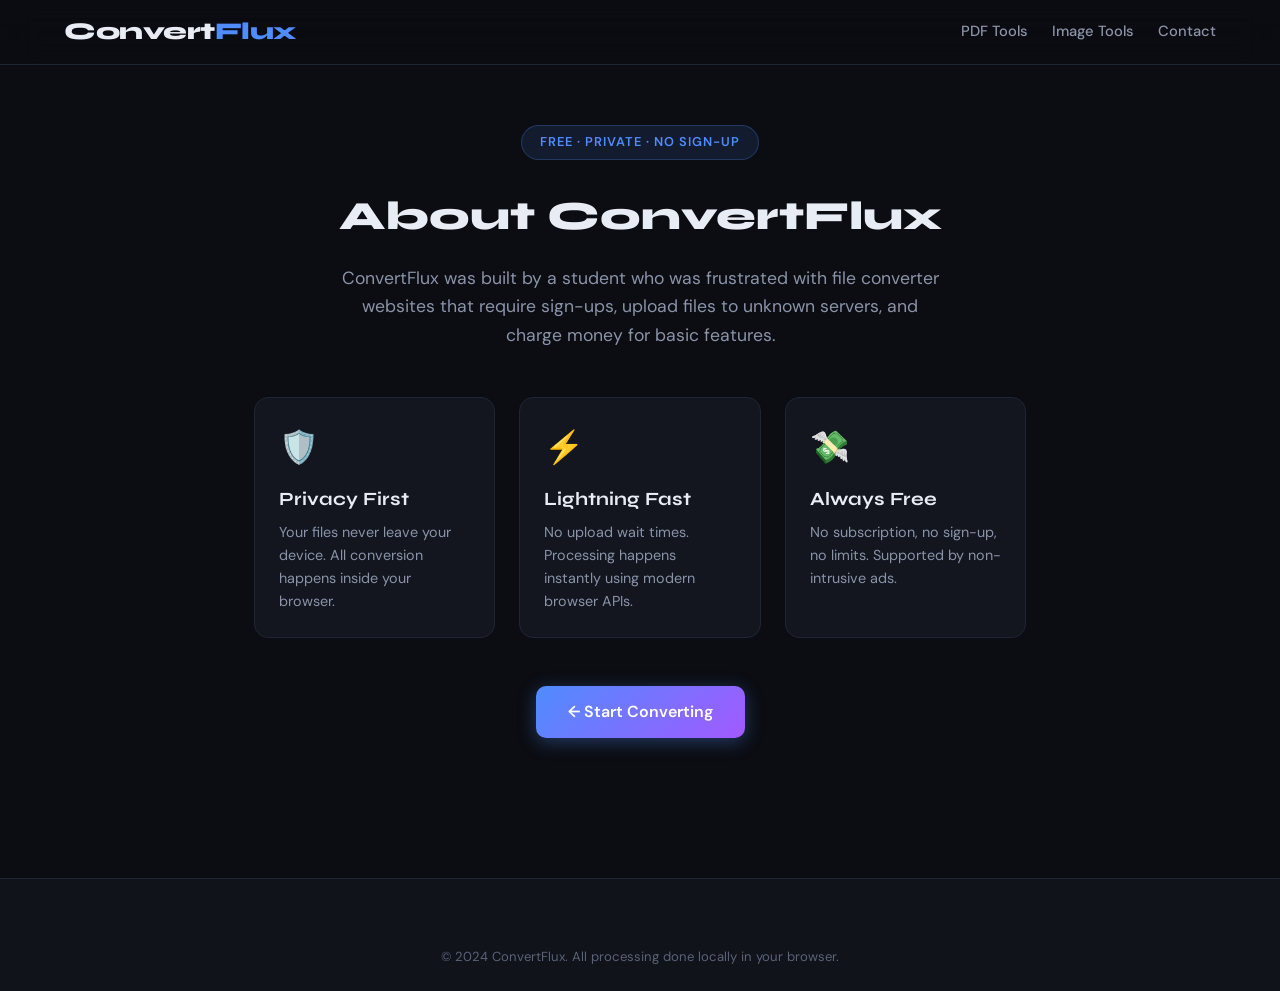
<file: about.html>
<!DOCTYPE html>
<html lang="en">
<head>
  <meta charset="UTF-8"/><meta name="viewport" content="width=device-width,initial-scale=1.0"/>
  <title>About – ConvertFlux</title>
  <link rel="stylesheet" href="style.css"/>
  <link href="https://fonts.googleapis.com/css2?family=Syne:wght@400;700;800&family=DM+Sans:wght@300;400;500&display=swap" rel="stylesheet"/>
</head>
<body>
<header class="site-header">
  <div class="header-inner">
    <a href="index.html" class="logo">Convert<span>Flux</span></a>
    <nav class="main-nav">
      <a href="index.html#pdf-tools">PDF Tools</a>
      <a href="index.html#image-tools">Image Tools</a>
      <a href="contact.html">Contact</a>
    </nav>
  </div>
</header>
<section style="max-width:820px;margin:60px auto;padding:0 1.5rem 80px;text-align:center">
  <div class="hero-badge" style="display:inline-block;margin-bottom:1.5rem">Free · Private · No Sign-up</div>
  <h1 style="font-family:'Syne',sans-serif;font-size:2.5rem;font-weight:800;margin-bottom:1rem">About ConvertFlux</h1>
  <p style="color:var(--text2);font-size:1.1rem;max-width:600px;margin:0 auto 3rem">ConvertFlux was built by a student who was frustrated with file converter websites that require sign-ups, upload files to unknown servers, and charge money for basic features.</p>

  <div style="display:grid;grid-template-columns:repeat(auto-fit,minmax(200px,1fr));gap:1.5rem;text-align:left;margin-bottom:3rem">
    <div style="background:var(--card);border:1px solid var(--border);border-radius:14px;padding:1.5rem">
      <div style="font-size:2rem;margin-bottom:0.75rem">🛡️</div>
      <h3 style="font-family:'Syne',sans-serif;margin-bottom:0.4rem">Privacy First</h3>
      <p style="color:var(--text2);font-size:0.9rem">Your files never leave your device. All conversion happens inside your browser.</p>
    </div>
    <div style="background:var(--card);border:1px solid var(--border);border-radius:14px;padding:1.5rem">
      <div style="font-size:2rem;margin-bottom:0.75rem">⚡</div>
      <h3 style="font-family:'Syne',sans-serif;margin-bottom:0.4rem">Lightning Fast</h3>
      <p style="color:var(--text2);font-size:0.9rem">No upload wait times. Processing happens instantly using modern browser APIs.</p>
    </div>
    <div style="background:var(--card);border:1px solid var(--border);border-radius:14px;padding:1.5rem">
      <div style="font-size:2rem;margin-bottom:0.75rem">💸</div>
      <h3 style="font-family:'Syne',sans-serif;margin-bottom:0.4rem">Always Free</h3>
      <p style="color:var(--text2);font-size:0.9rem">No subscription, no sign-up, no limits. Supported by non-intrusive ads.</p>
    </div>
  </div>

  <a href="index.html" class="btn btn-primary" style="font-size:1rem;padding:0.8rem 2rem">← Start Converting</a>
</section>
<footer class="site-footer">
  <div class="footer-bottom"><p>&copy; 2024 ConvertFlux. All processing done locally in your browser.</p></div>
</footer>
</body>
</html>
</file>
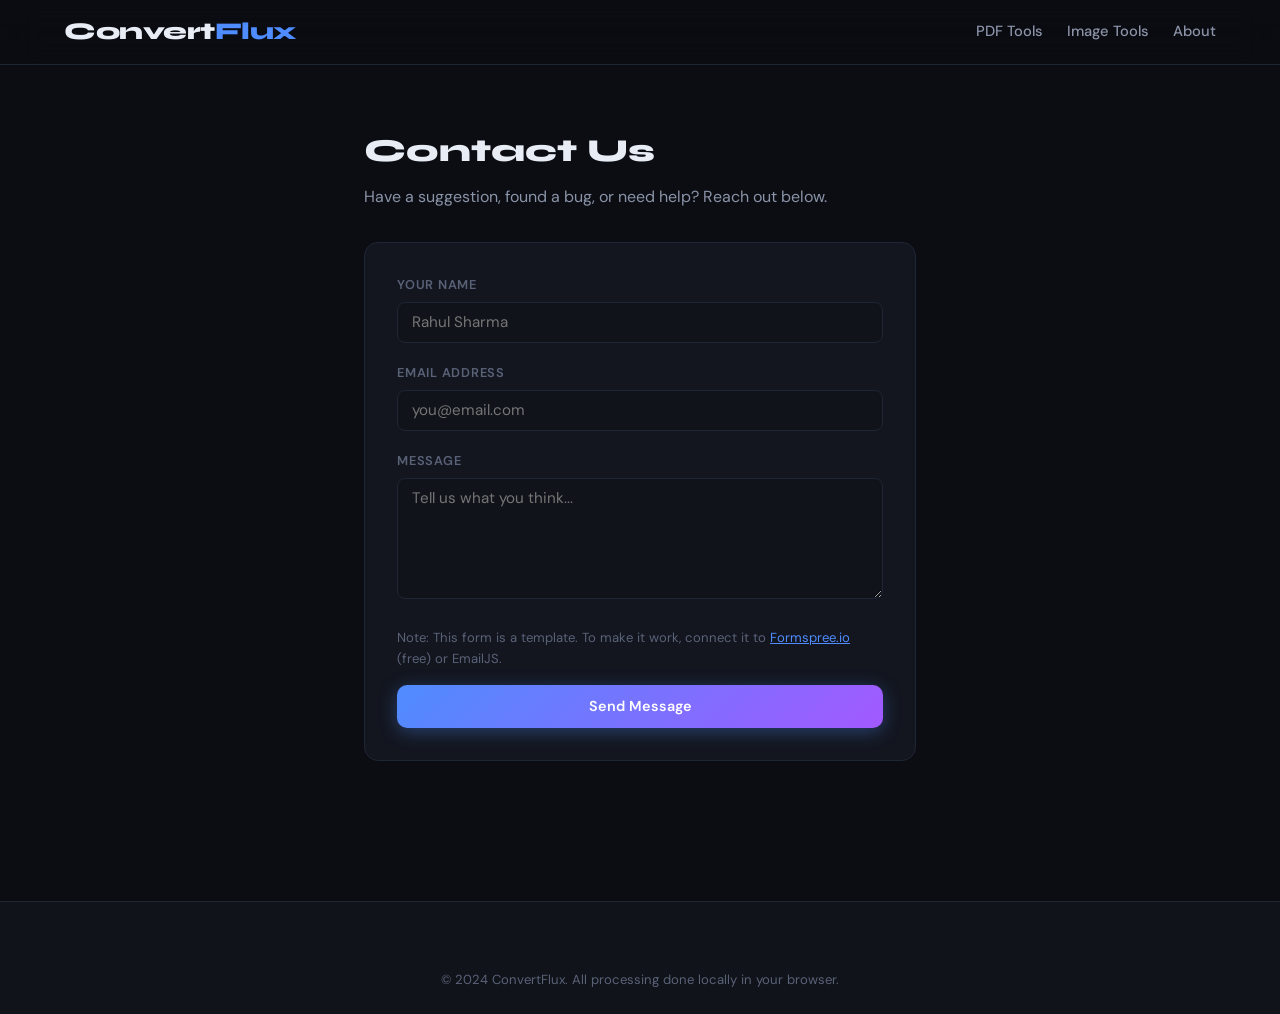
<file: contact.html>
<!DOCTYPE html>
<html lang="en">
<head>
  <meta charset="UTF-8"/><meta name="viewport" content="width=device-width,initial-scale=1.0"/>
  <title>Contact – ConvertFlux</title>
  <link rel="stylesheet" href="style.css"/>
  <link href="https://fonts.googleapis.com/css2?family=Syne:wght@400;700;800&family=DM+Sans:wght@300;400;500&display=swap" rel="stylesheet"/>
</head>
<body>
<header class="site-header">
  <div class="header-inner">
    <a href="index.html" class="logo">Convert<span>Flux</span></a>
    <nav class="main-nav">
      <a href="index.html#pdf-tools">PDF Tools</a>
      <a href="index.html#image-tools">Image Tools</a>
      <a href="about.html">About</a>
    </nav>
  </div>
</header>
<section style="max-width:600px;margin:60px auto;padding:0 1.5rem 80px">
  <h1 style="font-family:'Syne',sans-serif;font-size:2rem;font-weight:800;margin-bottom:0.5rem">Contact Us</h1>
  <p style="color:var(--text2);margin-bottom:2rem">Have a suggestion, found a bug, or need help? Reach out below.</p>

  <div style="background:var(--card);border:1px solid var(--border);border-radius:14px;padding:2rem">
    <div style="margin-bottom:1.25rem">
      <label style="display:block;font-size:0.8rem;font-weight:600;letter-spacing:0.06em;text-transform:uppercase;color:var(--text3);margin-bottom:0.4rem">Your Name</label>
      <input type="text" placeholder="Rahul Sharma" style="width:100%;background:var(--bg2);border:1px solid var(--border);border-radius:8px;color:var(--text);padding:0.6rem 0.9rem;font-size:0.95rem;font-family:'DM Sans',sans-serif;outline:none"/>
    </div>
    <div style="margin-bottom:1.25rem">
      <label style="display:block;font-size:0.8rem;font-weight:600;letter-spacing:0.06em;text-transform:uppercase;color:var(--text3);margin-bottom:0.4rem">Email Address</label>
      <input type="email" placeholder="you@email.com" style="width:100%;background:var(--bg2);border:1px solid var(--border);border-radius:8px;color:var(--text);padding:0.6rem 0.9rem;font-size:0.95rem;font-family:'DM Sans',sans-serif;outline:none"/>
    </div>
    <div style="margin-bottom:1.25rem">
      <label style="display:block;font-size:0.8rem;font-weight:600;letter-spacing:0.06em;text-transform:uppercase;color:var(--text3);margin-bottom:0.4rem">Message</label>
      <textarea rows="5" placeholder="Tell us what you think..." style="width:100%;background:var(--bg2);border:1px solid var(--border);border-radius:8px;color:var(--text);padding:0.6rem 0.9rem;font-size:0.95rem;font-family:'DM Sans',sans-serif;outline:none;resize:vertical"></textarea>
    </div>
    <p style="color:var(--text3);font-size:0.82rem;margin-bottom:1rem">Note: This form is a template. To make it work, connect it to <a href="https://formspree.io" target="_blank" style="color:var(--accent)">Formspree.io</a> (free) or EmailJS.</p>
    <button class="btn btn-primary" style="width:100%;justify-content:center;padding:0.8rem">Send Message</button>
  </div>
</section>
<footer class="site-footer">
  <div class="footer-bottom"><p>&copy; 2024 ConvertFlux. All processing done locally in your browser.</p></div>
</footer>
</body>
</html>
</file>
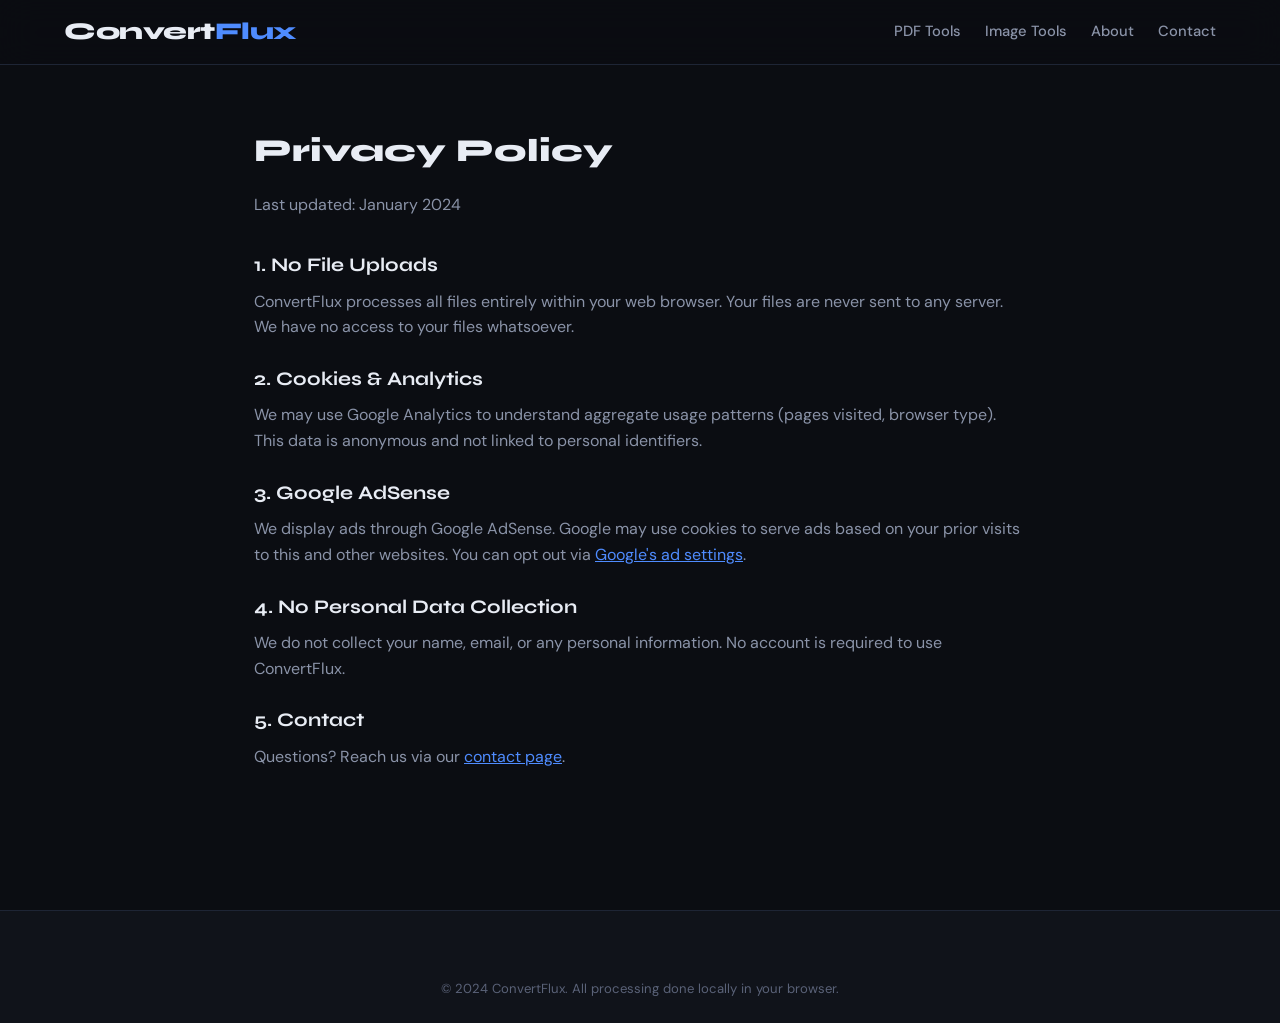
<file: privacy.html>
<!DOCTYPE html>
<html lang="en">
<head>
  <meta charset="UTF-8"/><meta name="viewport" content="width=device-width,initial-scale=1.0"/>
  <title>Privacy Policy – ConvertFlux</title>
  <link rel="stylesheet" href="style.css"/>
  <link href="https://fonts.googleapis.com/css2?family=Syne:wght@400;700;800&family=DM+Sans:wght@300;400;500&display=swap" rel="stylesheet"/>
</head>
<body>
<header class="site-header">
  <div class="header-inner">
    <a href="index.html" class="logo">Convert<span>Flux</span></a>
    <nav class="main-nav">
      <a href="index.html#pdf-tools">PDF Tools</a>
      <a href="index.html#image-tools">Image Tools</a>
      <a href="about.html">About</a>
      <a href="contact.html">Contact</a>
    </nav>
  </div>
</header>
<section style="max-width:820px;margin:60px auto;padding:0 1.5rem 80px">
  <h1 style="font-family:'Syne',sans-serif;font-size:2rem;font-weight:800;margin-bottom:1rem">Privacy Policy</h1>
  <p style="color:var(--text2);margin-bottom:2rem">Last updated: January 2024</p>

  <h2 style="font-family:'Syne',sans-serif;font-size:1.2rem;margin:1.5rem 0 0.5rem">1. No File Uploads</h2>
  <p style="color:var(--text2);margin-bottom:1rem">ConvertFlux processes all files entirely within your web browser. Your files are never sent to any server. We have no access to your files whatsoever.</p>

  <h2 style="font-family:'Syne',sans-serif;font-size:1.2rem;margin:1.5rem 0 0.5rem">2. Cookies & Analytics</h2>
  <p style="color:var(--text2);margin-bottom:1rem">We may use Google Analytics to understand aggregate usage patterns (pages visited, browser type). This data is anonymous and not linked to personal identifiers.</p>

  <h2 style="font-family:'Syne',sans-serif;font-size:1.2rem;margin:1.5rem 0 0.5rem">3. Google AdSense</h2>
  <p style="color:var(--text2);margin-bottom:1rem">We display ads through Google AdSense. Google may use cookies to serve ads based on your prior visits to this and other websites. You can opt out via <a href="https://www.google.com/settings/ads" style="color:var(--accent)">Google's ad settings</a>.</p>

  <h2 style="font-family:'Syne',sans-serif;font-size:1.2rem;margin:1.5rem 0 0.5rem">4. No Personal Data Collection</h2>
  <p style="color:var(--text2);margin-bottom:1rem">We do not collect your name, email, or any personal information. No account is required to use ConvertFlux.</p>

  <h2 style="font-family:'Syne',sans-serif;font-size:1.2rem;margin:1.5rem 0 0.5rem">5. Contact</h2>
  <p style="color:var(--text2)">Questions? Reach us via our <a href="contact.html" style="color:var(--accent)">contact page</a>.</p>
</section>
<footer class="site-footer">
  <div class="footer-bottom"><p>&copy; 2024 ConvertFlux. All processing done locally in your browser.</p></div>
</footer>
</body>
</html>
</file>
<file: style.css>
/* ============================================================
   ConvertFlux — style.css
   Dark professional theme | Syne + DM Sans fonts
   ============================================================ */

*, *::before, *::after { box-sizing: border-box; margin: 0; padding: 0; }

:root {
  --bg:       #0b0d12;
  --bg2:      #10131a;
  --bg3:      #161b26;
  --card:     #13161f;
  --border:   #1e2535;
  --accent:   #4f8cff;
  --accent2:  #a259ff;
  --green:    #00e5a0;
  --orange:   #ff7240;
  --text:     #e8ecf4;
  --text2:    #8a93a8;
  --text3:    #5a6278;
  --radius:   14px;
  --shadow:   0 4px 32px rgba(0,0,0,0.45);
}

html { scroll-behavior: smooth; }

body {
  font-family: 'DM Sans', sans-serif;
  background: var(--bg);
  color: var(--text);
  font-size: 16px;
  line-height: 1.6;
  min-height: 100vh;
}

/* ── SCROLLBAR ── */
::-webkit-scrollbar { width: 6px; }
::-webkit-scrollbar-track { background: var(--bg); }
::-webkit-scrollbar-thumb { background: var(--border); border-radius: 4px; }

/* ── LOGO ── */
.logo {
  font-family: 'Syne', sans-serif;
  font-weight: 800;
  font-size: 1.5rem;
  color: var(--text);
  text-decoration: none;
  letter-spacing: -0.5px;
}
.logo span { color: var(--accent); }

/* ── HEADER ── */
.site-header {
  position: sticky;
  top: 0;
  z-index: 100;
  background: rgba(11,13,18,0.92);
  backdrop-filter: blur(18px);
  border-bottom: 1px solid var(--border);
}
.header-inner {
  max-width: 1200px;
  margin: 0 auto;
  padding: 0 1.5rem;
  height: 64px;
  display: flex;
  align-items: center;
  gap: 2rem;
}
.main-nav {
  display: flex;
  gap: 1.5rem;
  margin-left: auto;
}
.main-nav a, .mobile-nav a {
  color: var(--text2);
  text-decoration: none;
  font-size: 0.92rem;
  font-weight: 500;
  transition: color 0.2s;
}
.main-nav a:hover, .mobile-nav a:hover { color: var(--accent); }
.hamburger {
  display: none;
  background: none;
  border: none;
  color: var(--text);
  font-size: 1.4rem;
  cursor: pointer;
  margin-left: auto;
}
.mobile-nav {
  display: none;
  flex-direction: column;
  gap: 0;
  background: var(--bg2);
  border-top: 1px solid var(--border);
}
.mobile-nav a {
  padding: 0.9rem 1.5rem;
  border-bottom: 1px solid var(--border);
  font-size: 1rem;
}
.mobile-nav.open { display: flex; }

/* ── HERO ── */
.hero {
  position: relative;
  overflow: hidden;
  padding: 90px 1.5rem 80px;
  text-align: center;
}
.hero-bg {
  position: absolute;
  inset: 0;
  background:
    radial-gradient(ellipse 70% 60% at 50% 0%, rgba(79,140,255,0.13) 0%, transparent 70%),
    radial-gradient(ellipse 50% 40% at 80% 80%, rgba(162,89,255,0.09) 0%, transparent 70%);
  pointer-events: none;
}
.hero-content {
  position: relative;
  max-width: 820px;
  margin: 0 auto;
}
.hero-badge {
  display: inline-block;
  background: rgba(79,140,255,0.12);
  border: 1px solid rgba(79,140,255,0.25);
  color: var(--accent);
  font-size: 0.8rem;
  font-weight: 600;
  letter-spacing: 0.08em;
  text-transform: uppercase;
  padding: 0.4rem 1.1rem;
  border-radius: 50px;
  margin-bottom: 1.5rem;
}
.hero h1 {
  font-family: 'Syne', sans-serif;
  font-size: clamp(2.2rem, 6vw, 4rem);
  font-weight: 800;
  line-height: 1.15;
  margin-bottom: 1.2rem;
  letter-spacing: -1.5px;
}
.gradient-text {
  background: linear-gradient(135deg, var(--accent) 0%, var(--accent2) 100%);
  -webkit-background-clip: text;
  -webkit-text-fill-color: transparent;
  background-clip: text;
}
.hero-sub {
  color: var(--text2);
  font-size: 1.1rem;
  max-width: 540px;
  margin: 0 auto 2.5rem;
}
.hero-stats {
  display: flex;
  justify-content: center;
  gap: 3rem;
}
.stat span {
  display: block;
  font-family: 'Syne', sans-serif;
  font-size: 2rem;
  font-weight: 800;
  color: var(--accent);
}
.stat small { color: var(--text2); font-size: 0.82rem; }

/* ── AD SLOT ── */
.ad-slot {
  max-width: 1200px;
  margin: 1rem auto;
  padding: 0 1.5rem;
}
.ad-placeholder {
  background: var(--bg2);
  border: 1px dashed var(--border);
  border-radius: var(--radius);
  height: 90px;
  display: flex;
  align-items: center;
  justify-content: center;
  color: var(--text3);
  font-size: 0.8rem;
  letter-spacing: 0.1em;
  text-transform: uppercase;
}

/* ── TOOLS SECTIONS ── */
.tools-section {
  padding: 70px 1.5rem;
  max-width: 1200px;
  margin: 0 auto;
}
.tools-section.alt-bg {
  max-width: 100%;
  background: var(--bg2);
  padding: 70px calc((100% - 1200px)/2 + 1.5rem);
}
.section-header {
  text-align: center;
  margin-bottom: 3rem;
}
.section-tag {
  display: inline-block;
  background: rgba(79,140,255,0.1);
  border: 1px solid rgba(79,140,255,0.2);
  color: var(--accent);
  font-size: 0.72rem;
  font-weight: 700;
  letter-spacing: 0.12em;
  text-transform: uppercase;
  padding: 0.3rem 0.9rem;
  border-radius: 50px;
  margin-bottom: 0.75rem;
}
.section-header h2 {
  font-family: 'Syne', sans-serif;
  font-size: clamp(1.6rem, 4vw, 2.4rem);
  font-weight: 800;
  letter-spacing: -0.5px;
  margin-bottom: 0.5rem;
}
.section-header p { color: var(--text2); font-size: 1rem; }

/* ── TOOL CARDS ── */
.tools-grid {
  display: grid;
  grid-template-columns: repeat(auto-fill, minmax(240px, 1fr));
  gap: 1.25rem;
}
.tool-card {
  background: var(--card);
  border: 1px solid var(--border);
  border-radius: var(--radius);
  padding: 1.6rem 1.4rem;
  cursor: pointer;
  transition: transform 0.2s, border-color 0.2s, box-shadow 0.2s;
  position: relative;
  overflow: hidden;
}
.tool-card::before {
  content: '';
  position: absolute;
  top: 0; left: 0; right: 0;
  height: 2px;
  background: linear-gradient(90deg, var(--accent), var(--accent2));
  opacity: 0;
  transition: opacity 0.2s;
}
.tool-card:hover {
  transform: translateY(-4px);
  border-color: rgba(79,140,255,0.3);
  box-shadow: 0 12px 40px rgba(79,140,255,0.12);
}
.tool-card:hover::before { opacity: 1; }
.tool-icon {
  font-size: 1.8rem;
  margin-bottom: 0.9rem;
  display: block;
}
.tool-card h3 {
  font-family: 'Syne', sans-serif;
  font-size: 1.05rem;
  font-weight: 700;
  margin-bottom: 0.4rem;
}
.tool-card p {
  color: var(--text2);
  font-size: 0.875rem;
  line-height: 1.5;
  margin-bottom: 0.8rem;
}
.tool-tag {
  font-size: 0.72rem;
  font-weight: 600;
  color: var(--accent);
  background: rgba(79,140,255,0.1);
  border-radius: 50px;
  padding: 0.2rem 0.65rem;
  letter-spacing: 0.04em;
}

/* ── PRIVACY SECTION ── */
.privacy-section {
  background: linear-gradient(135deg, rgba(0,229,160,0.07) 0%, rgba(79,140,255,0.07) 100%);
  border-top: 1px solid var(--border);
  border-bottom: 1px solid var(--border);
  padding: 3rem 1.5rem;
}
.privacy-inner {
  max-width: 900px;
  margin: 0 auto;
  display: flex;
  align-items: center;
  gap: 2rem;
}
.privacy-icon { font-size: 3rem; flex-shrink: 0; }
.privacy-inner h2 {
  font-family: 'Syne', sans-serif;
  font-size: 1.4rem;
  font-weight: 700;
  margin-bottom: 0.5rem;
}
.privacy-inner p { color: var(--text2); font-size: 0.95rem; }
.privacy-inner strong { color: var(--green); }

/* ── FOOTER ── */
.site-footer {
  background: var(--bg2);
  border-top: 1px solid var(--border);
  padding: 3rem 1.5rem 1.5rem;
}
.footer-inner {
  max-width: 1100px;
  margin: 0 auto;
  display: grid;
  grid-template-columns: 2fr 1fr 1fr;
  gap: 2rem;
  padding-bottom: 2rem;
  border-bottom: 1px solid var(--border);
}
.footer-brand p { color: var(--text2); margin-top: 0.6rem; font-size: 0.9rem; }
.footer-links h4 {
  font-family: 'Syne', sans-serif;
  font-size: 0.85rem;
  font-weight: 700;
  letter-spacing: 0.1em;
  text-transform: uppercase;
  color: var(--text3);
  margin-bottom: 0.9rem;
}
.footer-links { display: flex; flex-direction: column; gap: 0.5rem; }
.footer-links a {
  color: var(--text2);
  text-decoration: none;
  font-size: 0.9rem;
  transition: color 0.2s;
}
.footer-links a:hover { color: var(--accent); }
.footer-bottom {
  max-width: 1100px;
  margin: 1.2rem auto 0;
  text-align: center;
  color: var(--text3);
  font-size: 0.82rem;
}

/* ══════════════════════════════════════════
   MODAL
══════════════════════════════════════════ */
.modal-overlay {
  display: none;
  position: fixed;
  inset: 0;
  background: rgba(5,7,12,0.88);
  z-index: 1000;
  padding: 1rem;
  overflow-y: auto;
  backdrop-filter: blur(6px);
}
.modal-overlay.active { display: flex; align-items: flex-start; justify-content: center; }
.modal-box {
  background: var(--bg2);
  border: 1px solid var(--border);
  border-radius: 20px;
  width: 100%;
  max-width: 780px;
  padding: 2rem;
  position: relative;
  margin: auto;
  box-shadow: 0 24px 80px rgba(0,0,0,0.6);
}
.modal-close {
  position: absolute;
  top: 1rem; right: 1rem;
  background: var(--bg3);
  border: 1px solid var(--border);
  color: var(--text2);
  font-size: 1rem;
  width: 36px; height: 36px;
  border-radius: 50%;
  cursor: pointer;
  display: flex; align-items: center; justify-content: center;
  transition: background 0.2s, color 0.2s;
}
.modal-close:hover { background: var(--accent); color: #fff; }
.modal-title {
  font-family: 'Syne', sans-serif;
  font-size: 1.5rem;
  font-weight: 800;
  margin-bottom: 0.3rem;
}
.modal-subtitle { color: var(--text2); font-size: 0.92rem; margin-bottom: 1.5rem; }

/* ── DROP ZONE ── */
.drop-zone {
  border: 2px dashed var(--border);
  border-radius: var(--radius);
  padding: 2.5rem 1.5rem;
  text-align: center;
  cursor: pointer;
  transition: border-color 0.2s, background 0.2s;
  position: relative;
  background: var(--bg3);
}
.drop-zone:hover, .drop-zone.dragover {
  border-color: var(--accent);
  background: rgba(79,140,255,0.06);
}
.drop-zone input[type="file"] {
  position: absolute;
  inset: 0;
  opacity: 0;
  cursor: pointer;
  width: 100%;
  height: 100%;
}
.drop-icon { font-size: 2.5rem; margin-bottom: 0.5rem; }
.drop-zone p { color: var(--text2); font-size: 0.92rem; }
.drop-zone strong { color: var(--text); }

/* ── SETTINGS PANEL ── */
.settings-panel {
  background: var(--bg3);
  border: 1px solid var(--border);
  border-radius: var(--radius);
  padding: 1.25rem 1.4rem;
  margin: 1.25rem 0;
  display: grid;
  grid-template-columns: repeat(auto-fill, minmax(180px, 1fr));
  gap: 1rem;
}
.setting-group label {
  display: block;
  font-size: 0.78rem;
  font-weight: 600;
  letter-spacing: 0.06em;
  text-transform: uppercase;
  color: var(--text3);
  margin-bottom: 0.4rem;
}
.setting-group select,
.setting-group input[type="number"],
.setting-group input[type="text"] {
  width: 100%;
  background: var(--bg2);
  border: 1px solid var(--border);
  border-radius: 8px;
  color: var(--text);
  padding: 0.5rem 0.75rem;
  font-size: 0.9rem;
  font-family: 'DM Sans', sans-serif;
  outline: none;
  transition: border-color 0.2s;
}
.setting-group select:focus,
.setting-group input:focus { border-color: var(--accent); }

/* ── QUALITY SLIDER ── */
.quality-slider-wrap {
  display: flex;
  align-items: center;
  gap: 0.75rem;
}
.quality-slider-wrap input[type="range"] {
  flex: 1;
  -webkit-appearance: none;
  height: 4px;
  border-radius: 4px;
  background: linear-gradient(90deg, var(--accent) var(--val, 100%), var(--border) var(--val, 100%));
  outline: none;
  cursor: pointer;
}
.quality-slider-wrap input[type="range"]::-webkit-slider-thumb {
  -webkit-appearance: none;
  width: 16px; height: 16px;
  border-radius: 50%;
  background: var(--accent);
  box-shadow: 0 0 6px rgba(79,140,255,0.5);
}
.quality-val {
  font-family: 'Syne', sans-serif;
  font-size: 1.1rem;
  font-weight: 700;
  color: var(--accent);
  min-width: 42px;
  text-align: right;
}

/* ── SIZE COMPARISON ── */
.size-compare {
  display: flex;
  align-items: center;
  gap: 1rem;
  background: var(--bg3);
  border: 1px solid var(--border);
  border-radius: var(--radius);
  padding: 1rem 1.25rem;
  margin: 1rem 0;
  font-size: 0.9rem;
}
.size-box { text-align: center; flex: 1; }
.size-box span {
  display: block;
  font-family: 'Syne', sans-serif;
  font-size: 1.25rem;
  font-weight: 700;
}
.size-box small { color: var(--text3); font-size: 0.75rem; }
.size-arrow { color: var(--accent); font-size: 1.5rem; }
.size-saving {
  color: var(--green);
  font-weight: 700;
  font-size: 0.85rem;
  text-align: center;
}

/* ── BUTTONS ── */
.btn {
  display: inline-flex;
  align-items: center;
  gap: 0.5rem;
  padding: 0.7rem 1.4rem;
  border-radius: 10px;
  font-family: 'DM Sans', sans-serif;
  font-size: 0.9rem;
  font-weight: 600;
  cursor: pointer;
  border: none;
  transition: transform 0.15s, box-shadow 0.15s, opacity 0.15s;
  text-decoration: none;
}
.btn:hover { transform: translateY(-1px); }
.btn:active { transform: translateY(0); }
.btn-primary {
  background: linear-gradient(135deg, var(--accent), var(--accent2));
  color: #fff;
  box-shadow: 0 4px 18px rgba(79,140,255,0.35);
}
.btn-primary:hover { box-shadow: 0 8px 28px rgba(79,140,255,0.5); }
.btn-success {
  background: linear-gradient(135deg, #00e5a0, #00b37d);
  color: #000;
  box-shadow: 0 4px 18px rgba(0,229,160,0.3);
}
.btn-danger {
  background: rgba(255,80,80,0.15);
  color: #ff5050;
  border: 1px solid rgba(255,80,80,0.25);
}
.btn-ghost {
  background: var(--bg3);
  color: var(--text2);
  border: 1px solid var(--border);
}
.btn-ghost:hover { color: var(--text); border-color: var(--accent); }
.btn:disabled { opacity: 0.4; cursor: not-allowed; transform: none; }
.btn-row { display: flex; gap: 0.75rem; flex-wrap: wrap; margin-top: 1.25rem; }

/* ── FILE LIST ── */
.file-list {
  margin: 1rem 0;
  display: flex;
  flex-direction: column;
  gap: 0.5rem;
  max-height: 240px;
  overflow-y: auto;
}
.file-item {
  display: flex;
  align-items: center;
  gap: 0.75rem;
  background: var(--bg3);
  border: 1px solid var(--border);
  border-radius: 10px;
  padding: 0.6rem 0.9rem;
  font-size: 0.88rem;
  cursor: grab;
}
.file-item:active { cursor: grabbing; }
.file-item .file-name { flex: 1; color: var(--text); white-space: nowrap; overflow: hidden; text-overflow: ellipsis; }
.file-item .file-size { color: var(--text3); font-size: 0.78rem; }
.file-item .remove-btn {
  background: none;
  border: none;
  color: var(--text3);
  cursor: pointer;
  font-size: 1rem;
  padding: 0.1rem 0.3rem;
  border-radius: 4px;
  transition: color 0.2s;
}
.file-item .remove-btn:hover { color: #ff5050; }
.drag-handle { color: var(--text3); cursor: grab; font-size: 1rem; }

/* ── PDF PAGE THUMBNAILS ── */
.page-grid {
  display: grid;
  grid-template-columns: repeat(auto-fill, minmax(110px, 1fr));
  gap: 0.75rem;
  margin: 1rem 0;
  max-height: 380px;
  overflow-y: auto;
  padding-right: 0.25rem;
}
.page-thumb {
  background: var(--bg3);
  border: 2px solid var(--border);
  border-radius: 10px;
  overflow: hidden;
  position: relative;
  cursor: grab;
  transition: border-color 0.2s, box-shadow 0.2s;
}
.page-thumb:hover { border-color: var(--accent); box-shadow: 0 4px 16px rgba(79,140,255,0.2); }
.page-thumb.selected { border-color: var(--accent); }
.page-thumb canvas { width: 100%; height: auto; display: block; }
.page-thumb .thumb-label {
  position: absolute;
  bottom: 0; left: 0; right: 0;
  background: rgba(10,12,18,0.85);
  text-align: center;
  font-size: 0.7rem;
  color: var(--text2);
  padding: 0.2rem;
}
.page-thumb .thumb-actions {
  position: absolute;
  top: 0.3rem; right: 0.3rem;
  display: flex;
  gap: 0.2rem;
  opacity: 0;
  transition: opacity 0.2s;
}
.page-thumb:hover .thumb-actions { opacity: 1; }
.thumb-btn {
  background: rgba(10,12,18,0.85);
  border: none;
  border-radius: 5px;
  color: var(--text);
  width: 22px; height: 22px;
  font-size: 0.75rem;
  cursor: pointer;
  display: flex; align-items: center; justify-content: center;
  transition: background 0.2s;
}
.thumb-btn:hover { background: var(--accent); }

/* ── PROGRESS / SPINNER ── */
.progress-bar-wrap {
  background: var(--bg3);
  border-radius: 50px;
  height: 6px;
  margin: 1rem 0;
  overflow: hidden;
}
.progress-bar {
  height: 100%;
  background: linear-gradient(90deg, var(--accent), var(--accent2));
  border-radius: 50px;
  transition: width 0.3s;
  width: 0%;
}
.spinner {
  display: inline-block;
  width: 20px; height: 20px;
  border: 2px solid var(--border);
  border-top-color: var(--accent);
  border-radius: 50%;
  animation: spin 0.7s linear infinite;
  vertical-align: middle;
  margin-right: 0.5rem;
}
@keyframes spin { to { transform: rotate(360deg); } }

.status-msg {
  color: var(--text2);
  font-size: 0.9rem;
  margin: 0.5rem 0;
  min-height: 1.4em;
}
.status-msg.ok { color: var(--green); }
.status-msg.err { color: #ff5050; }

/* ── TEXTAREA / CODE ── */
.code-area {
  width: 100%;
  background: var(--bg);
  border: 1px solid var(--border);
  border-radius: 10px;
  color: var(--green);
  font-family: 'Courier New', monospace;
  font-size: 0.78rem;
  padding: 0.9rem;
  resize: vertical;
  min-height: 120px;
  outline: none;
}

/* ── IMAGE GRID (bulk / img-to-pdf) ── */
.img-grid {
  display: grid;
  grid-template-columns: repeat(auto-fill, minmax(100px, 1fr));
  gap: 0.6rem;
  margin: 1rem 0;
  max-height: 300px;
  overflow-y: auto;
}
.img-thumb {
  position: relative;
  border: 2px solid var(--border);
  border-radius: 8px;
  overflow: hidden;
  cursor: grab;
  transition: border-color 0.2s;
}
.img-thumb:hover { border-color: var(--accent); }
.img-thumb img { width: 100%; height: 80px; object-fit: cover; display: block; }
.img-thumb .remove-btn {
  position: absolute;
  top: 2px; right: 2px;
  background: rgba(255,80,80,0.85);
  color: #fff;
  border: none;
  border-radius: 50%;
  width: 20px; height: 20px;
  font-size: 0.7rem;
  cursor: pointer;
  display: flex; align-items: center; justify-content: center;
  opacity: 0;
  transition: opacity 0.2s;
}
.img-thumb:hover .remove-btn { opacity: 1; }
.img-thumb .dup-btn {
  position: absolute;
  top: 2px; left: 2px;
  background: rgba(79,140,255,0.85);
  color: #fff;
  border: none;
  border-radius: 50%;
  width: 20px; height: 20px;
  font-size: 0.7rem;
  cursor: pointer;
  display: flex; align-items: center; justify-content: center;
  opacity: 0;
  transition: opacity 0.2s;
}
.img-thumb:hover .dup-btn { opacity: 1; }
.img-idx {
  position: absolute;
  bottom: 0; left: 0; right: 0;
  background: rgba(10,12,18,0.8);
  text-align: center;
  font-size: 0.65rem;
  color: var(--text2);
  padding: 1px;
}

/* ── CROP CANVAS ── */
#cropCanvas {
  max-width: 100%;
  border: 1px solid var(--border);
  border-radius: 8px;
  display: block;
  margin: 0 auto;
  cursor: crosshair;
}

/* ── RESPONSIVE ── */
@media (max-width: 768px) {
  .main-nav { display: none; }
  .hamburger { display: block; }
  .hero { padding: 60px 1.2rem 50px; }
  .hero-stats { gap: 1.5rem; }
  .tools-section.alt-bg { padding: 50px 1.2rem; }
  .footer-inner { grid-template-columns: 1fr; gap: 1.5rem; }
  .privacy-inner { flex-direction: column; text-align: center; }
  .settings-panel { grid-template-columns: 1fr 1fr; }
  .page-grid { grid-template-columns: repeat(auto-fill, minmax(85px, 1fr)); }
}
@media (max-width: 480px) {
  .hero h1 { font-size: 2rem; }
  .modal-box { padding: 1.4rem 1.1rem; }
  .settings-panel { grid-template-columns: 1fr; }
}
</file>
